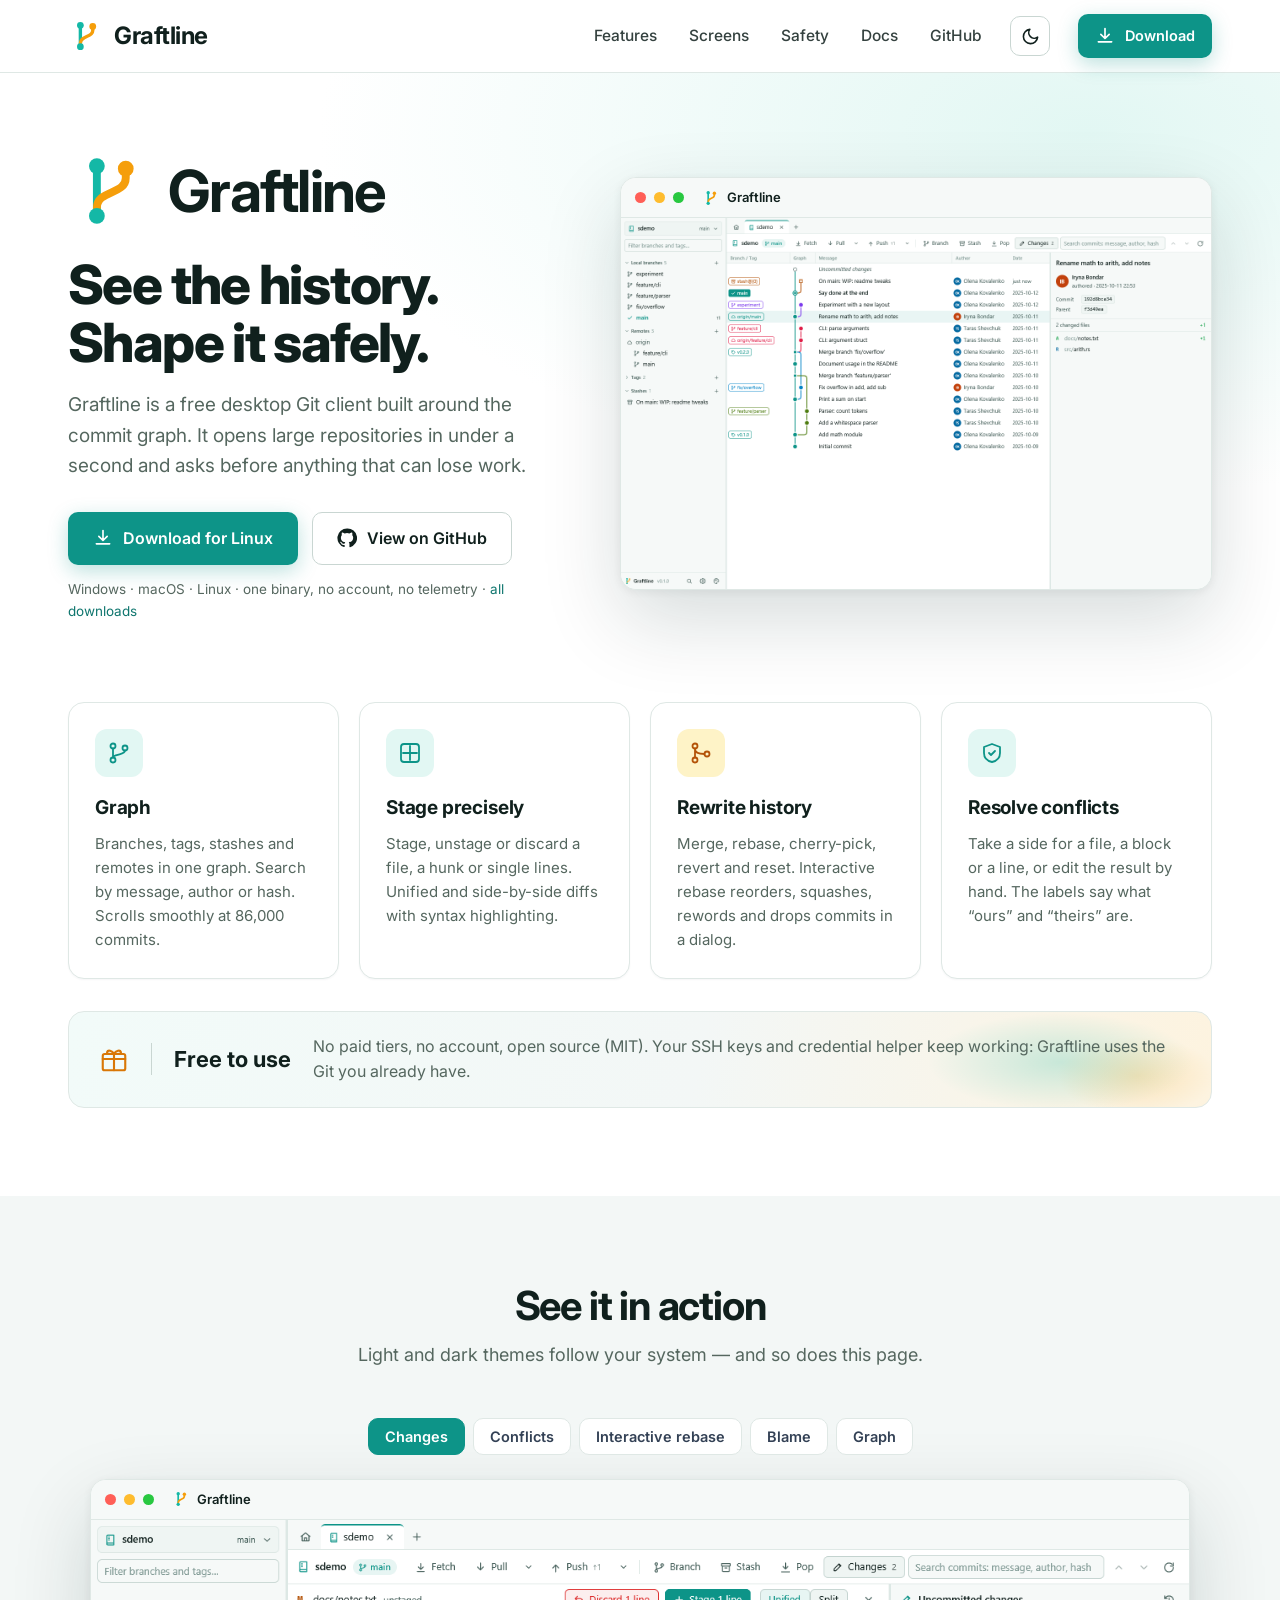
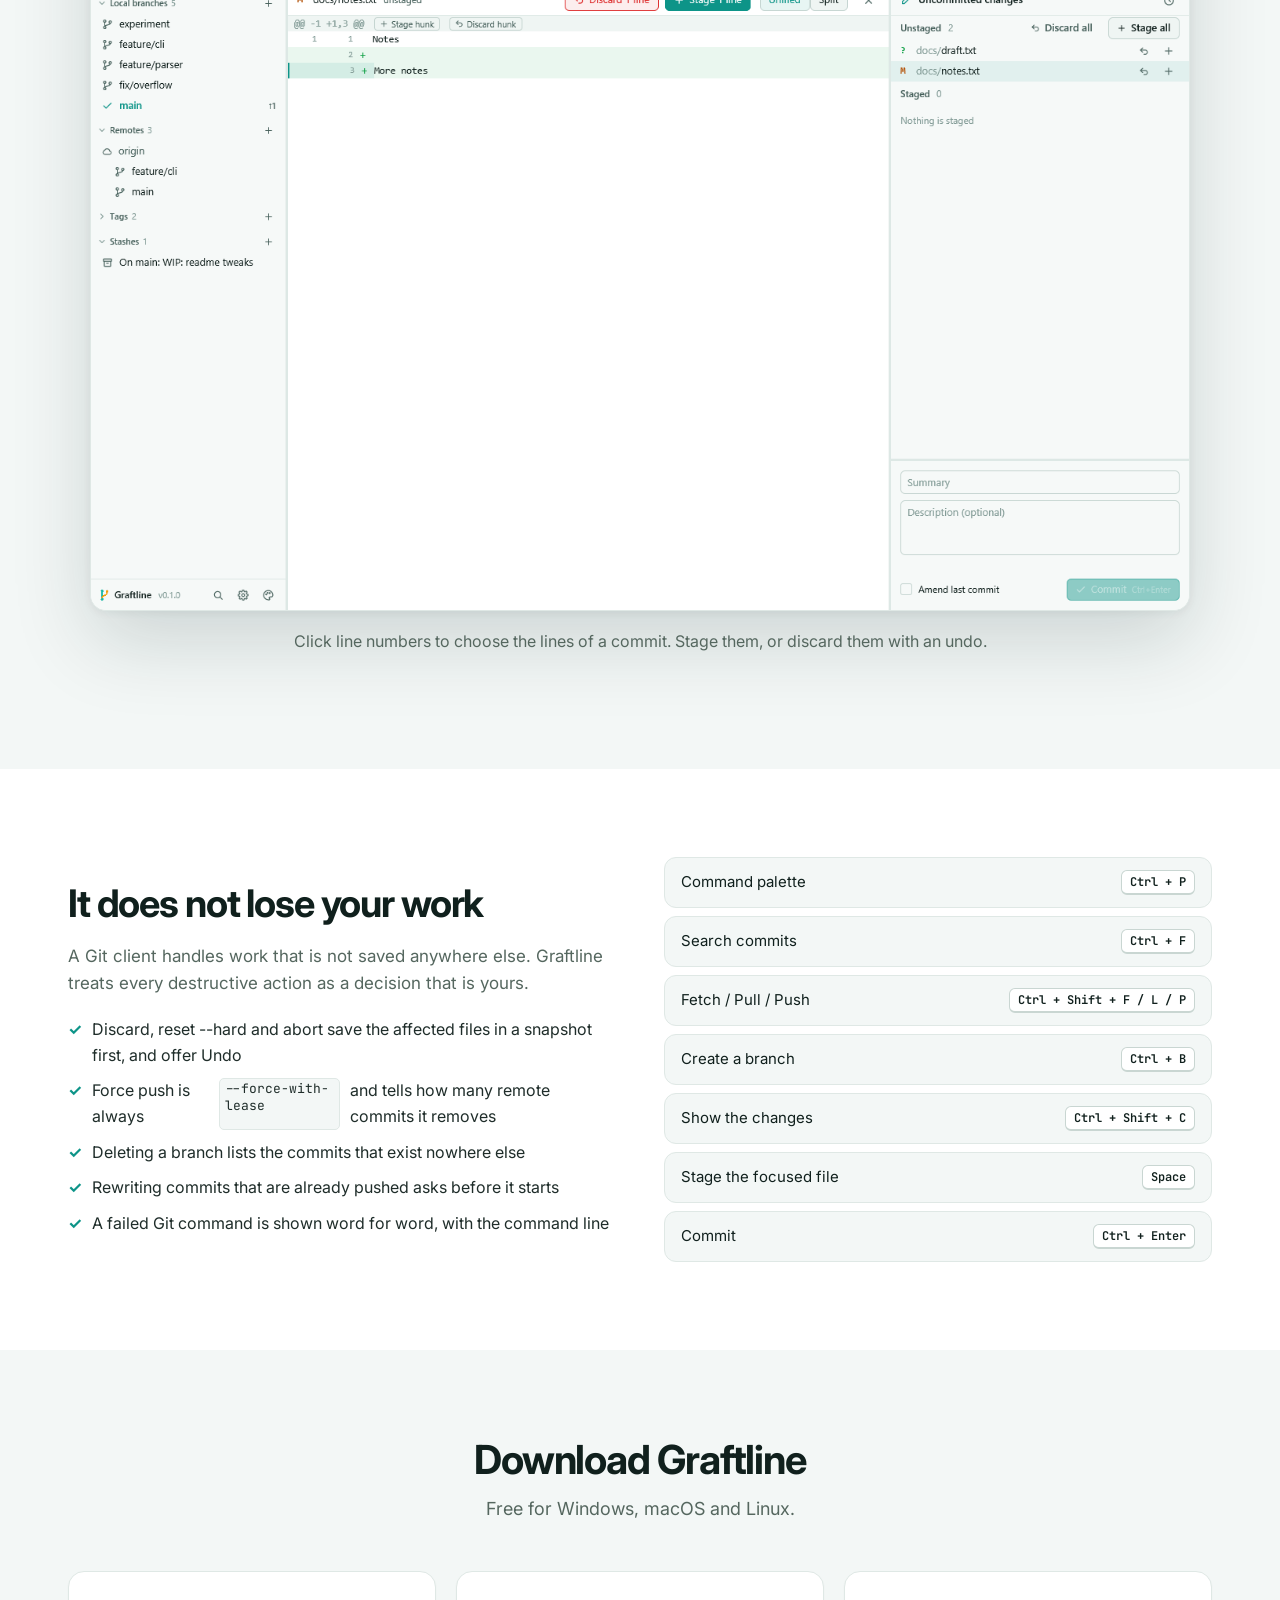
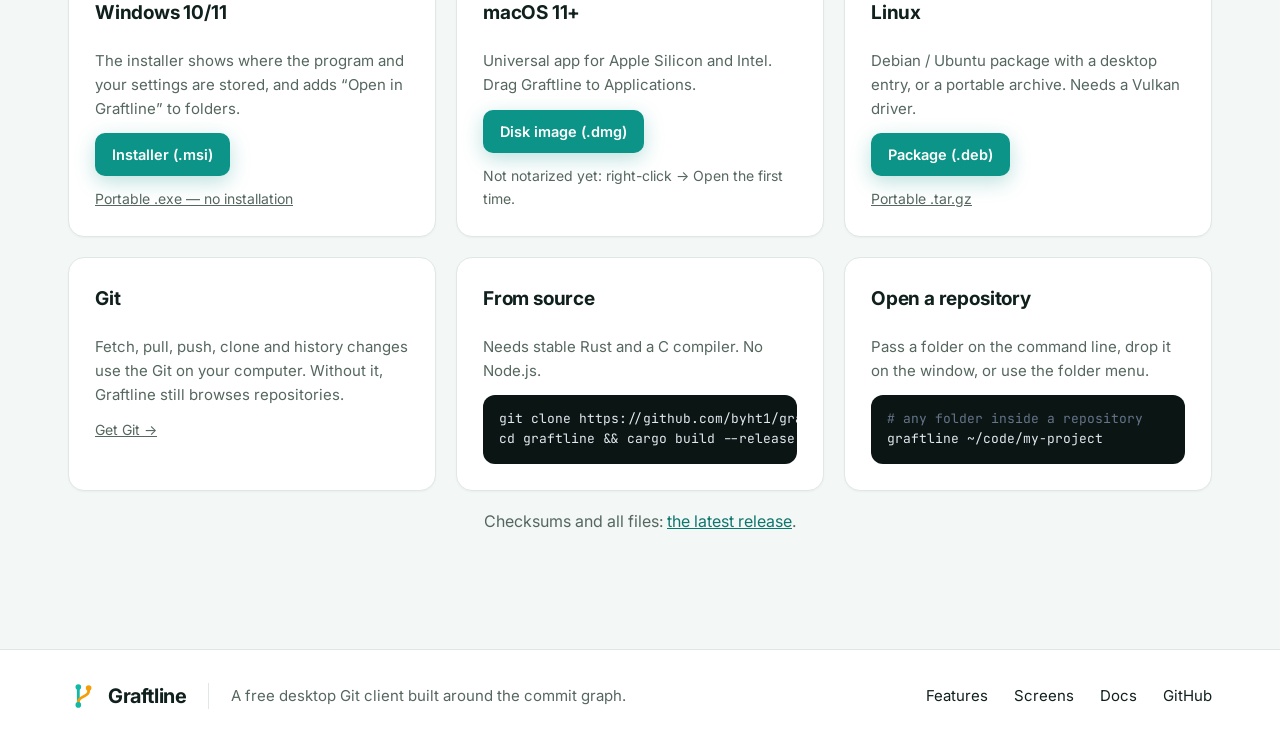
<file: docs/index.html>
<!doctype html>
<html lang="en">
<head>
  <meta charset="utf-8">
  <meta name="viewport" content="width=device-width, initial-scale=1">
  <title>Graftline — See the history. Shape it safely.</title>
  <meta name="description" content="Graftline is a free desktop Git client built around the commit graph. Stage by line, rebase interactively, resolve conflicts, and undo what you did not mean.">
  <meta name="theme-color" content="#14B8A6">
  <link rel="icon" href="assets/favicon.svg" type="image/svg+xml">
  <link rel="alternate icon" href="assets/favicon.ico">
  <link rel="apple-touch-icon" href="assets/apple-touch-icon.png">
  <meta property="og:title" content="Graftline — See the history. Shape it safely.">
  <meta property="og:description" content="A free desktop Git client built around the commit graph, for Windows, macOS and Linux.">
  <meta property="og:image" content="https://byht1.github.io/graftline/assets/og.png">
  <meta property="og:type" content="website">
  <meta name="twitter:card" content="summary_large_image">
  <link rel="preconnect" href="https://fonts.googleapis.com">
  <link rel="preconnect" href="https://fonts.gstatic.com" crossorigin>
  <link href="https://fonts.googleapis.com/css2?family=Inter:wght@400;500;600;700;800&family=JetBrains+Mono:wght@400;600&display=swap" rel="stylesheet">
  <script>
    // Theme before first paint: saved choice, otherwise the system setting.
    (() => {
      let t = null;
      try { t = localStorage.getItem('gl-site-theme'); } catch {}
      if (t !== 'light' && t !== 'dark') t = matchMedia('(prefers-color-scheme: dark)').matches ? 'dark' : 'light';
      document.documentElement.dataset.theme = t;
    })();
  </script>
  <style>
    :root {
      --indigo: #0d9488; --indigo-hover: #0f766e; --violet: #d97706; --lavender: #5eead4; --teal: #0d9488; --slate: #334155;
      --bg: #ffffff; --surface: #ffffff; --canvas: #f3f7f6; --ink: #10201d; --text: #1f2d2a; --muted: #55675f; --line: #dfe8e5; --line-strong: #c9d6d2;
      --header-bg: rgba(255, 255, 255, 0.86); --glow: #e2f7f3; --bar: #f6f9f8; --link: #0f766e;
      --ic-bg: #e2f7f3; --ic-fg: #0d9488; --ic-teal-bg: #fef3c7; --ic-teal-fg: #b45309;
      --free-bg: linear-gradient(100deg, #f2fbf9 0%, #f3f7f6 55%, #fdf3df 100%);
      --card-shadow: 0 1px 2px rgba(23, 27, 47, 0.04); --card-hover: #9bdcd2; --win-shadow: 0 30px 80px rgba(8, 40, 36, 0.16), 0 2px 8px rgba(8, 40, 36, 0.06);
      --code-bg: #0b1513;
      --font: Inter, ui-sans-serif, system-ui, -apple-system, "Segoe UI", sans-serif;
      --mono: "JetBrains Mono", ui-monospace, Consolas, monospace;
      color-scheme: light;
    }
    :root[data-theme="dark"] {
      --indigo: #14b8a6; --indigo-hover: #2dd4bf; --violet: #fbbf24; --teal: #2dd4bf; --slate: #cbd5e1;
      --bg: #0b1211; --surface: #0f1917; --canvas: #0d1614; --ink: #eef5f3; --text: #d3dfdc; --muted: #9db3ae; --line: #1f3330; --line-strong: #2e4a45;
      --header-bg: rgba(11, 18, 17, 0.82); --glow: rgba(20, 184, 166, 0.2); --bar: #12201e; --link: #5eead4;
      --ic-bg: rgba(45, 212, 191, 0.14); --ic-fg: #5eead4; --ic-teal-bg: rgba(245, 158, 11, 0.14); --ic-teal-fg: #fbbf24;
      --free-bg: linear-gradient(100deg, #12201e 0%, #0f1917 55%, #221c0f 100%);
      --card-shadow: 0 1px 2px rgba(0, 0, 0, 0.3); --card-hover: #2e6b62; --win-shadow: 0 30px 80px rgba(0, 0, 0, 0.5), 0 0 0 1px rgba(45, 212, 191, 0.12);
      --code-bg: #070d0c;
      color-scheme: dark;
    }
    * { box-sizing: border-box; }
    html { scroll-behavior: smooth; }
    body { margin: 0; background: var(--bg); color: var(--text); font: 16px/1.6 var(--font); -webkit-font-smoothing: antialiased; transition: background 0.2s, color 0.2s; }
    a { color: inherit; }
    .wrap { max-width: 1200px; margin: 0 auto; padding: 0 28px; }
    img { max-width: 100%; }

    header.top { position: sticky; top: 0; z-index: 10; background: var(--header-bg); backdrop-filter: blur(12px); border-bottom: 1px solid var(--line); }
    header.top .wrap { display: flex; align-items: center; gap: 28px; height: 72px; }
    .logo { display: flex; align-items: center; gap: 10px; text-decoration: none; color: var(--ink); font-weight: 700; font-size: 24px; letter-spacing: -0.02em; }
    .logo img { width: 36px; height: 36px; }
    nav.links { display: flex; gap: 32px; margin-left: auto; font-size: 15.5px; font-weight: 500; color: var(--ink); }
    nav.links a { text-decoration: none; opacity: 0.85; }
    nav.links a:hover { opacity: 1; color: var(--link); }
    .theme-toggle { width: 40px; height: 40px; flex: none; display: grid; place-items: center; border-radius: 10px; border: 1px solid var(--line-strong); background: var(--surface); color: var(--ink); cursor: pointer; }
    .theme-toggle:hover { border-color: var(--indigo); }
    .theme-toggle svg { width: 19px; height: 19px; }
    :root[data-theme="dark"] .theme-toggle .moon, :root:not([data-theme="dark"]) .theme-toggle .sun { display: none; }
    .btn { display: inline-flex; align-items: center; gap: 10px; padding: 13px 24px; border-radius: 10px; font-weight: 600; font-size: 16px; text-decoration: none; border: 1px solid transparent; transition: background 0.15s, transform 0.15s, border-color 0.15s; }
    .btn svg { width: 20px; height: 20px; flex: none; }
    .btn.primary { background: var(--indigo); color: #fff; box-shadow: 0 6px 20px rgba(13, 148, 136, 0.28); }
    .btn.primary:hover { background: var(--indigo-hover); transform: translateY(-1px); }
    .btn.outline { background: var(--surface); color: var(--ink); border-color: var(--line-strong); }
    .btn.outline:hover { border-color: var(--indigo); }
    .btn.sm { padding: 9px 16px; font-size: 14.5px; }

    .hero { padding: 72px 0 40px; background: radial-gradient(1100px 520px at 85% 10%, var(--glow) 0%, transparent 70%); }
    .hero .wrap { display: grid; grid-template-columns: 0.92fr 1.08fr; gap: 48px; align-items: center; }
    .hero-logo { display: flex; align-items: center; gap: 16px; margin-bottom: 18px; }
    .hero-logo img { width: 84px; height: 84px; }
    .hero-logo span { font-size: 58px; font-weight: 700; letter-spacing: -0.03em; color: var(--ink); }
    h1 { font-size: clamp(36px, 4.4vw, 54px); line-height: 1.08; letter-spacing: -0.03em; margin: 0 0 18px; font-weight: 800; color: var(--ink); }
    .lead { font-size: 19px; color: var(--muted); margin: 0 0 30px; max-width: 560px; }
    .cta { display: flex; flex-wrap: wrap; gap: 14px; align-items: center; }
    .cta small { width: 100%; color: var(--muted); font-size: 13.5px; }
    .cta small a { color: var(--link); text-decoration: none; }
    .window { min-width: 0; border-radius: 16px; overflow: hidden; background: var(--surface); border: 1px solid var(--line); box-shadow: var(--win-shadow); }
    .window .bar { display: flex; align-items: center; gap: 8px; height: 40px; padding: 0 14px; background: var(--bar); border-bottom: 1px solid var(--line); font-size: 13px; color: var(--muted); }
    .window .bar i { width: 11px; height: 11px; border-radius: 50%; display: inline-block; }
    .window .bar i:nth-child(1) { background: #ff5f57; } .window .bar i:nth-child(2) { background: #febc2e; } .window .bar i:nth-child(3) { background: #28c840; }
    .window .bar b { display: flex; align-items: center; gap: 7px; margin-left: 10px; color: var(--ink); font-weight: 600; }
    .window .bar b img { width: 18px; height: 18px; }
    .window > img { display: block; width: 100%; height: auto; }

    section { padding: 88px 0; }
    .head { text-align: center; max-width: 720px; margin: 0 auto 48px; }
    .head h2 { font-size: clamp(30px, 3.6vw, 40px); letter-spacing: -0.03em; line-height: 1.12; margin: 0 0 12px; color: var(--ink); }
    .head p { color: var(--muted); font-size: 18px; margin: 0; }

    .cards { display: grid; grid-template-columns: repeat(4, 1fr); gap: 20px; }
    .card { min-width: 0; padding: 26px; border-radius: 16px; background: var(--surface); border: 1px solid var(--line); box-shadow: var(--card-shadow); transition: border-color 0.2s, box-shadow 0.2s, transform 0.2s; }
    .card:hover { border-color: var(--card-hover); box-shadow: 0 10px 30px rgba(13, 148, 136, 0.1); transform: translateY(-2px); }
    .card .ic { width: 48px; height: 48px; border-radius: 12px; display: grid; place-items: center; background: var(--ic-bg); color: var(--ic-fg); margin-bottom: 16px; }
    .card .ic svg { width: 24px; height: 24px; }
    .card .ic.teal { background: var(--ic-teal-bg); color: var(--ic-teal-fg); }
    .card h3 { margin: 0 0 8px; font-size: 19px; color: var(--ink); letter-spacing: -0.01em; }
    .card p { margin: 0; color: var(--muted); font-size: 15px; }

    .free { margin-top: 32px; display: flex; align-items: center; gap: 22px; padding: 22px 30px; border-radius: 16px; border: 1px solid var(--line); background: var(--free-bg); position: relative; overflow: hidden; }
    .free::after { content: ""; position: absolute; right: -40px; top: -20px; width: 380px; height: 140px; background: radial-gradient(closest-side, rgba(20, 184, 166, 0.22), transparent 70%), radial-gradient(closest-side at 70% 60%, rgba(245, 158, 11, 0.2), transparent 70%); }
    .free svg { width: 30px; height: 30px; color: var(--violet); flex: none; }
    .free b { font-size: 22px; color: var(--ink); white-space: nowrap; }
    .free span { color: var(--muted); position: relative; z-index: 1; }
    .free .sep { width: 1px; height: 32px; background: var(--line-strong); }

    .tabs { display: flex; justify-content: center; flex-wrap: wrap; gap: 8px; margin-bottom: 24px; }
    .tabs button { font: 600 14.5px var(--font); color: var(--slate); background: var(--surface); border: 1px solid var(--line); border-radius: 10px; padding: 9px 16px; cursor: pointer; }
    .tabs button[aria-selected="true"] { color: #fff; background: var(--indigo); border-color: var(--indigo); }
    .caption { text-align: center; color: var(--muted); margin: 18px auto 0; max-width: 700px; min-height: 52px; }
    .caption a { color: var(--link); }
    .gallery .window { max-width: 1100px; margin: 0 auto; }

    .split { display: grid; grid-template-columns: 1fr 1fr; gap: 48px; align-items: center; }
    .split h2 { font-size: clamp(28px, 3.4vw, 38px); letter-spacing: -0.03em; line-height: 1.15; margin: 0 0 14px; color: var(--ink); }
    .split p { color: var(--muted); font-size: 17px; }
    .checks { list-style: none; padding: 0; margin: 20px 0 0; display: grid; gap: 10px; }
    .checks li { display: flex; gap: 10px; }
    .checks li::before { content: "✓"; color: var(--teal); font-weight: 700; }
    .checks code { font: 13px var(--mono); background: var(--canvas); border: 1px solid var(--line); border-radius: 5px; padding: 1px 5px; }
    .keys { display: grid; gap: 8px; }
    .key { display: flex; justify-content: space-between; align-items: center; gap: 12px; padding: 12px 16px; border-radius: 12px; background: var(--canvas); border: 1px solid var(--line); font-size: 15px; color: var(--ink); }
    kbd { font: 600 12px var(--mono); padding: 3px 8px; border-radius: 6px; background: var(--surface); border: 1px solid var(--line-strong); border-bottom-width: 2px; color: var(--ink); white-space: nowrap; }

    .dl { display: grid; grid-template-columns: repeat(3, 1fr); gap: 20px; }
    .dl .card { display: flex; flex-direction: column; gap: 12px; }
    .dl .card .btn { align-self: flex-start; margin-top: auto; }
    .alt { font-size: 14px; color: var(--muted); }
    a.alt:hover { color: var(--link); }
    pre.code { margin: 0; padding: 14px 16px; border-radius: 12px; background: var(--code-bg); font: 13px/1.6 var(--mono); color: #e2e8f0; overflow-x: auto; white-space: pre; }
    pre.code .c { color: #64748b; }
    pre.code .k { color: var(--lavender); }
    .bg-canvas { background: var(--canvas); }

    footer { border-top: 1px solid var(--line); padding: 30px 0; color: var(--muted); font-size: 15px; }
    footer .wrap { display: flex; align-items: center; gap: 22px; flex-wrap: wrap; }
    footer .logo { font-size: 20px; }
    footer .logo img { width: 30px; height: 30px; }
    footer .sep { width: 1px; height: 26px; background: var(--line); }
    footer .sp { flex: 1; }
    footer nav { display: flex; gap: 26px; color: var(--ink); }
    footer nav a { text-decoration: none; }
    footer nav a:hover { color: var(--link); }

    @media (max-width: 1000px) {
      .hero .wrap, .split { grid-template-columns: 1fr; }
      .cards { grid-template-columns: repeat(2, 1fr); }
      .dl { grid-template-columns: 1fr; }
      nav.links { display: none; }
      .theme-toggle { margin-left: auto; }
    }
    @media (max-width: 640px) {
      .wrap { padding: 0 16px; }
      .cards { grid-template-columns: 1fr; }
      .hero-logo span { font-size: 44px; } .hero-logo img { width: 64px; height: 64px; }
      .free { flex-wrap: wrap; } .free .sep { display: none; } .free b { white-space: normal; }
      section { padding: 60px 0; }
      header.top .wrap { gap: 12px; }
    }
    @media (prefers-reduced-motion: reduce) { html { scroll-behavior: auto; } .btn, .card, body { transition: none; } }
  </style>
</head>
<body>
  <header class="top">
    <div class="wrap">
      <a class="logo" href="#"><img src="assets/symbol.svg" alt=""><span>Graftline</span></a>
      <nav class="links">
        <a href="#features">Features</a>
        <a href="#screens">Screens</a>
        <a href="#safety">Safety</a>
        <a href="https://github.com/byht1/graftline#readme">Docs</a>
        <a href="https://github.com/byht1/graftline">GitHub</a>
      </nav>
      <button class="theme-toggle" id="theme-toggle" type="button" aria-label="Switch light / dark theme" title="Switch light / dark theme">
        <svg class="moon" viewBox="0 0 24 24" fill="none" stroke="currentColor" stroke-width="2" stroke-linecap="round" stroke-linejoin="round"><path d="M21 12.8A9 9 0 1 1 11.2 3a7 7 0 0 0 9.8 9.8z"/></svg>
        <svg class="sun" viewBox="0 0 24 24" fill="none" stroke="currentColor" stroke-width="2" stroke-linecap="round"><circle cx="12" cy="12" r="4.5"/><path d="M12 2v2M12 20v2M4.9 4.9l1.4 1.4M17.7 17.7l1.4 1.4M2 12h2M20 12h2M4.9 19.1l1.4-1.4M17.7 6.3l1.4-1.4"/></svg>
      </button>
      <a class="btn primary sm" href="#downloads">
        <svg viewBox="0 0 24 24" fill="none" stroke="currentColor" stroke-width="2" stroke-linecap="round" stroke-linejoin="round"><path d="M12 3v12m0 0-5-5m5 5 5-5M4 19h16"/></svg>
        Download
      </a>
    </div>
  </header>

  <section class="hero">
    <div class="wrap">
      <div>
        <div class="hero-logo"><img src="assets/symbol.svg" alt=""><span>Graftline</span></div>
        <h1>See the history. Shape it safely.</h1>
        <p class="lead">Graftline is a free desktop Git client built around the commit graph. It opens large repositories in under a second and asks before anything that can lose work.</p>
        <div class="cta">
          <a class="btn primary" id="dl-main" href="#downloads">
            <svg viewBox="0 0 24 24" fill="none" stroke="currentColor" stroke-width="2" stroke-linecap="round" stroke-linejoin="round"><path d="M12 3v12m0 0-5-5m5 5 5-5M4 19h16"/></svg>
            <span id="dl-main-text">Download Graftline</span>
          </a>
          <a class="btn outline" href="https://github.com/byht1/graftline">
            <svg viewBox="0 0 24 24" fill="currentColor"><path d="M12 .5a11.5 11.5 0 0 0-3.64 22.41c.58.1.79-.25.79-.56v-2c-3.2.7-3.88-1.37-3.88-1.37-.53-1.33-1.28-1.69-1.28-1.69-1.05-.71.08-.7.08-.7 1.16.08 1.77 1.19 1.77 1.19 1.03 1.77 2.7 1.26 3.36.96.1-.75.4-1.26.73-1.55-2.55-.29-5.24-1.28-5.24-5.69 0-1.26.45-2.29 1.19-3.1-.12-.29-.52-1.46.11-3.05 0 0 .97-.31 3.17 1.18a11 11 0 0 1 5.77 0c2.2-1.49 3.17-1.18 3.17-1.18.63 1.59.23 2.76.11 3.05.74.81 1.19 1.84 1.19 3.1 0 4.42-2.7 5.4-5.26 5.68.41.36.78 1.06.78 2.14v3.17c0 .31.21.67.8.56A11.5 11.5 0 0 0 12 .5z"/></svg>
            View on GitHub
          </a>
          <small>Windows · macOS · Linux · one binary, no account, no telemetry · <a href="#downloads">all downloads</a></small>
        </div>
      </div>
      <div class="window">
        <div class="bar"><i></i><i></i><i></i><b><img src="assets/symbol.svg" alt="">Graftline</b></div>
        <img data-shot="graph" src="assets/screens/graph-light.png" alt="Graftline showing a commit graph with branches and a merge commit" width="1400" height="880">
      </div>
    </div>
  </section>

  <section id="features" style="padding-top: 40px">
    <div class="wrap">
      <div class="cards">
        <div class="card">
          <div class="ic"><svg viewBox="0 0 24 24" fill="none" stroke="currentColor" stroke-width="1.8" stroke-linecap="round" stroke-linejoin="round"><circle cx="6" cy="5" r="2.5"/><circle cx="6" cy="19" r="2.5"/><circle cx="18" cy="7" r="2.5"/><path d="M6 7.5v9M18 9.5c0 4-6 3-12 6"/></svg></div>
          <h3>Graph</h3>
          <p>Branches, tags, stashes and remotes in one graph. Search by message, author or hash. Scrolls smoothly at 86,000 commits.</p>
        </div>
        <div class="card">
          <div class="ic"><svg viewBox="0 0 24 24" fill="none" stroke="currentColor" stroke-width="1.8" stroke-linecap="round" stroke-linejoin="round"><path d="M12 5v14M5 12h14"/><rect x="3" y="3" width="18" height="18" rx="3"/></svg></div>
          <h3>Stage precisely</h3>
          <p>Stage, unstage or discard a file, a hunk or single lines. Unified and side-by-side diffs with syntax highlighting.</p>
        </div>
        <div class="card">
          <div class="ic teal"><svg viewBox="0 0 24 24" fill="none" stroke="currentColor" stroke-width="1.8" stroke-linecap="round" stroke-linejoin="round"><circle cx="6" cy="5" r="2.5"/><circle cx="6" cy="19" r="2.5"/><circle cx="18" cy="13" r="2.5"/><path d="M6 7.5v9M6 8c0 4 5 5 9.5 5"/></svg></div>
          <h3>Rewrite history</h3>
          <p>Merge, rebase, cherry-pick, revert and reset. Interactive rebase reorders, squashes, rewords and drops commits in a dialog.</p>
        </div>
        <div class="card">
          <div class="ic"><svg viewBox="0 0 24 24" fill="none" stroke="currentColor" stroke-width="1.8" stroke-linecap="round" stroke-linejoin="round"><path d="M12 3l8 3v6c0 5-3.500 8-8 9-4.500-1-8-4-8-9V6z"/><path d="m9 12 2 2 4-4"/></svg></div>
          <h3>Resolve conflicts</h3>
          <p>Take a side for a file, a block or a line, or edit the result by hand. The labels say what “ours” and “theirs” are.</p>
        </div>
      </div>
      <div class="free">
        <svg viewBox="0 0 24 24" fill="none" stroke="currentColor" stroke-width="1.7" stroke-linecap="round" stroke-linejoin="round"><rect x="3" y="8" width="18" height="13" rx="1.5"/><path d="M12 8v13M3 12h18M12 8c-1.5-3-5-3.5-5.5-1.5S9 8 12 8Zm0 0c1.5-3 5-3.5 5.5-1.5S15 8 12 8Z"/></svg>
        <span class="sep"></span>
        <b>Free to use</b>
        <span>No paid tiers, no account, open source (MIT). Your SSH keys and credential helper keep working: Graftline uses the Git you already have.</span>
      </div>
    </div>
  </section>

  <section id="screens" class="bg-canvas gallery">
    <div class="wrap">
      <div class="head">
        <h2>See it in action</h2>
        <p>Light and dark themes follow your system — and so does this page.</p>
      </div>
      <div class="tabs" role="tablist">
        <button role="tab" aria-selected="true" data-i="0">Changes</button>
        <button role="tab" aria-selected="false" data-i="1">Conflicts</button>
        <button role="tab" aria-selected="false" data-i="2">Interactive rebase</button>
        <button role="tab" aria-selected="false" data-i="3">Blame</button>
        <button role="tab" aria-selected="false" data-i="4">Graph</button>
      </div>
      <div class="window">
        <div class="bar"><i></i><i></i><i></i><b><img src="assets/symbol.svg" alt="">Graftline</b></div>
        <img id="shot-img" data-shot="changes" src="assets/screens/changes-light.png" alt="Graftline screenshot" width="1400" height="880">
      </div>
      <p class="caption" id="shot-caption">Click line numbers to choose the lines of a commit. Stage them, or discard them with an undo.</p>
    </div>
  </section>

  <section id="safety">
    <div class="wrap split">
      <div>
        <h2>It does not lose your work</h2>
        <p>A Git client handles work that is not saved anywhere else. Graftline treats every destructive action as a decision that is yours.</p>
        <ul class="checks">
          <li>Discard, reset --hard and abort save the affected files in a snapshot first, and offer Undo</li>
          <li>Force push is always <code>--force-with-lease</code> and tells how many remote commits it removes</li>
          <li>Deleting a branch lists the commits that exist nowhere else</li>
          <li>Rewriting commits that are already pushed asks before it starts</li>
          <li>A failed Git command is shown word for word, with the command line</li>
        </ul>
      </div>
      <div class="keys">
        <div class="key">Command palette<kbd>Ctrl + P</kbd></div>
        <div class="key">Search commits<kbd>Ctrl + F</kbd></div>
        <div class="key">Fetch / Pull / Push<kbd>Ctrl + Shift + F / L / P</kbd></div>
        <div class="key">Create a branch<kbd>Ctrl + B</kbd></div>
        <div class="key">Show the changes<kbd>Ctrl + Shift + C</kbd></div>
        <div class="key">Stage the focused file<kbd>Space</kbd></div>
        <div class="key">Commit<kbd>Ctrl + Enter</kbd></div>
      </div>
    </div>
  </section>

  <section id="downloads" class="bg-canvas">
    <div class="wrap">
      <div class="head">
        <h2>Download Graftline</h2>
        <p>Free for Windows, macOS and Linux.</p>
      </div>
      <div class="dl">
        <div class="card">
          <h3>Windows 10/11</h3>
          <p>The installer shows where the program and your settings are stored, and adds “Open in Graftline” to folders.</p>
          <a class="btn primary sm" href="https://github.com/byht1/graftline/releases/latest/download/Graftline-Setup-x64.msi">Installer (.msi)</a>
          <a class="alt" href="https://github.com/byht1/graftline/releases/latest/download/graftline.exe">Portable .exe — no installation</a>
        </div>
        <div class="card">
          <h3>macOS 11+</h3>
          <p>Universal app for Apple Silicon and Intel. Drag Graftline to Applications.</p>
          <a class="btn primary sm" href="https://github.com/byht1/graftline/releases/latest/download/Graftline-macOS-universal.dmg">Disk image (.dmg)</a>
          <span class="alt">Not notarized yet: right-click → Open the first time.</span>
        </div>
        <div class="card">
          <h3>Linux</h3>
          <p>Debian / Ubuntu package with a desktop entry, or a portable archive. Needs a Vulkan driver.</p>
          <a class="btn primary sm" href="https://github.com/byht1/graftline/releases/latest/download/graftline-linux-amd64.deb">Package (.deb)</a>
          <a class="alt" href="https://github.com/byht1/graftline/releases/latest/download/graftline-linux-x86_64.tar.gz">Portable .tar.gz</a>
        </div>
      </div>
      <div class="dl" style="margin-top: 20px">
        <div class="card">
          <h3>Git</h3>
          <p>Fetch, pull, push, clone and history changes use the Git on your computer. Without it, Graftline still browses repositories.</p>
          <a class="alt" href="https://git-scm.com/downloads">Get Git →</a>
        </div>
        <div class="card">
          <h3>From source</h3>
          <p>Needs stable Rust and a C compiler. No Node.js.</p>
          <pre class="code">git clone https://github.com/byht1/graftline
cd graftline &amp;&amp; cargo build --release</pre>
        </div>
        <div class="card">
          <h3>Open a repository</h3>
          <p>Pass a folder on the command line, drop it on the window, or use the folder menu.</p>
          <pre class="code"><span class="c"># any folder inside a repository</span>
graftline ~/code/my-project</pre>
        </div>
      </div>
      <p class="caption">Checksums and all files: <a href="https://github.com/byht1/graftline/releases/latest">the latest release</a>.</p>
    </div>
  </section>

  <footer>
    <div class="wrap">
      <a class="logo" href="#"><img src="assets/symbol.svg" alt=""><span>Graftline</span></a>
      <span class="sep"></span>
      <span>A free desktop Git client built around the commit graph.</span>
      <span class="sp"></span>
      <nav>
        <a href="#features">Features</a>
        <a href="#screens">Screens</a>
        <a href="https://github.com/byht1/graftline#readme">Docs</a>
        <a href="https://github.com/byht1/graftline">GitHub</a>
      </nav>
    </div>
  </footer>

  <script>
    // The main button downloads the right file for the visitor's system.
    (() => {
      const L = 'https://github.com/byht1/graftline/releases/latest/download/';
      const ua = navigator.userAgent;
      const os = /Windows/.test(ua) ? 'win' : /Mac OS X|Macintosh/.test(ua) ? 'mac' : /Linux|X11/.test(ua) && !/Android/.test(ua) ? 'linux' : null;
      const map = {
        win: ['Graftline-Setup-x64.msi', 'Download for Windows'],
        mac: ['Graftline-macOS-universal.dmg', 'Download for macOS'],
        linux: ['graftline-linux-amd64.deb', 'Download for Linux'],
      };
      if (!os) return;
      document.getElementById('dl-main').href = L + map[os][0];
      document.getElementById('dl-main-text').textContent = map[os][1];
    })();

    const shots = [
      ['changes', 'Click line numbers to choose the lines of a commit. Stage them, or discard them with an undo.'],
      ['conflict', 'A merge conflict: choose lines from each side and see the result before you mark the file resolved.'],
      ['rebase', 'Interactive rebase: reorder, squash, fixup, reword or drop commits. Published commits are marked.'],
      ['blame', 'Blame shows the commit of every line. Click a line to go to that commit in the graph.'],
      ['graph', 'The commit graph with branches, remote branches, tags and stashes; the panel shows what a commit changed.'],
    ];
    const root = document.documentElement;
    // Screenshots match the page theme: <name>-light.png / <name>-dark.png.
    const syncShots = () => {
      const mode = root.dataset.theme === 'dark' ? 'dark' : 'light';
      for (const img of document.querySelectorAll('img[data-shot]')) img.src = `assets/screens/${img.dataset.shot}-${mode}.png`;
    };
    document.getElementById('theme-toggle').addEventListener('click', () => {
      root.dataset.theme = root.dataset.theme === 'dark' ? 'light' : 'dark';
      try { localStorage.setItem('gl-site-theme', root.dataset.theme); } catch {}
      syncShots();
    });
    const img = document.getElementById('shot-img');
    const caption = document.getElementById('shot-caption');
    for (const tab of document.querySelectorAll('.tabs button')) {
      tab.addEventListener('click', () => {
        for (const t of document.querySelectorAll('.tabs button')) t.setAttribute('aria-selected', String(t === tab));
        const [name, text] = shots[Number(tab.dataset.i)];
        img.dataset.shot = name;
        caption.textContent = text;
        syncShots();
      });
    }
    syncShots();
  </script>
</body>
</html>
</file>
